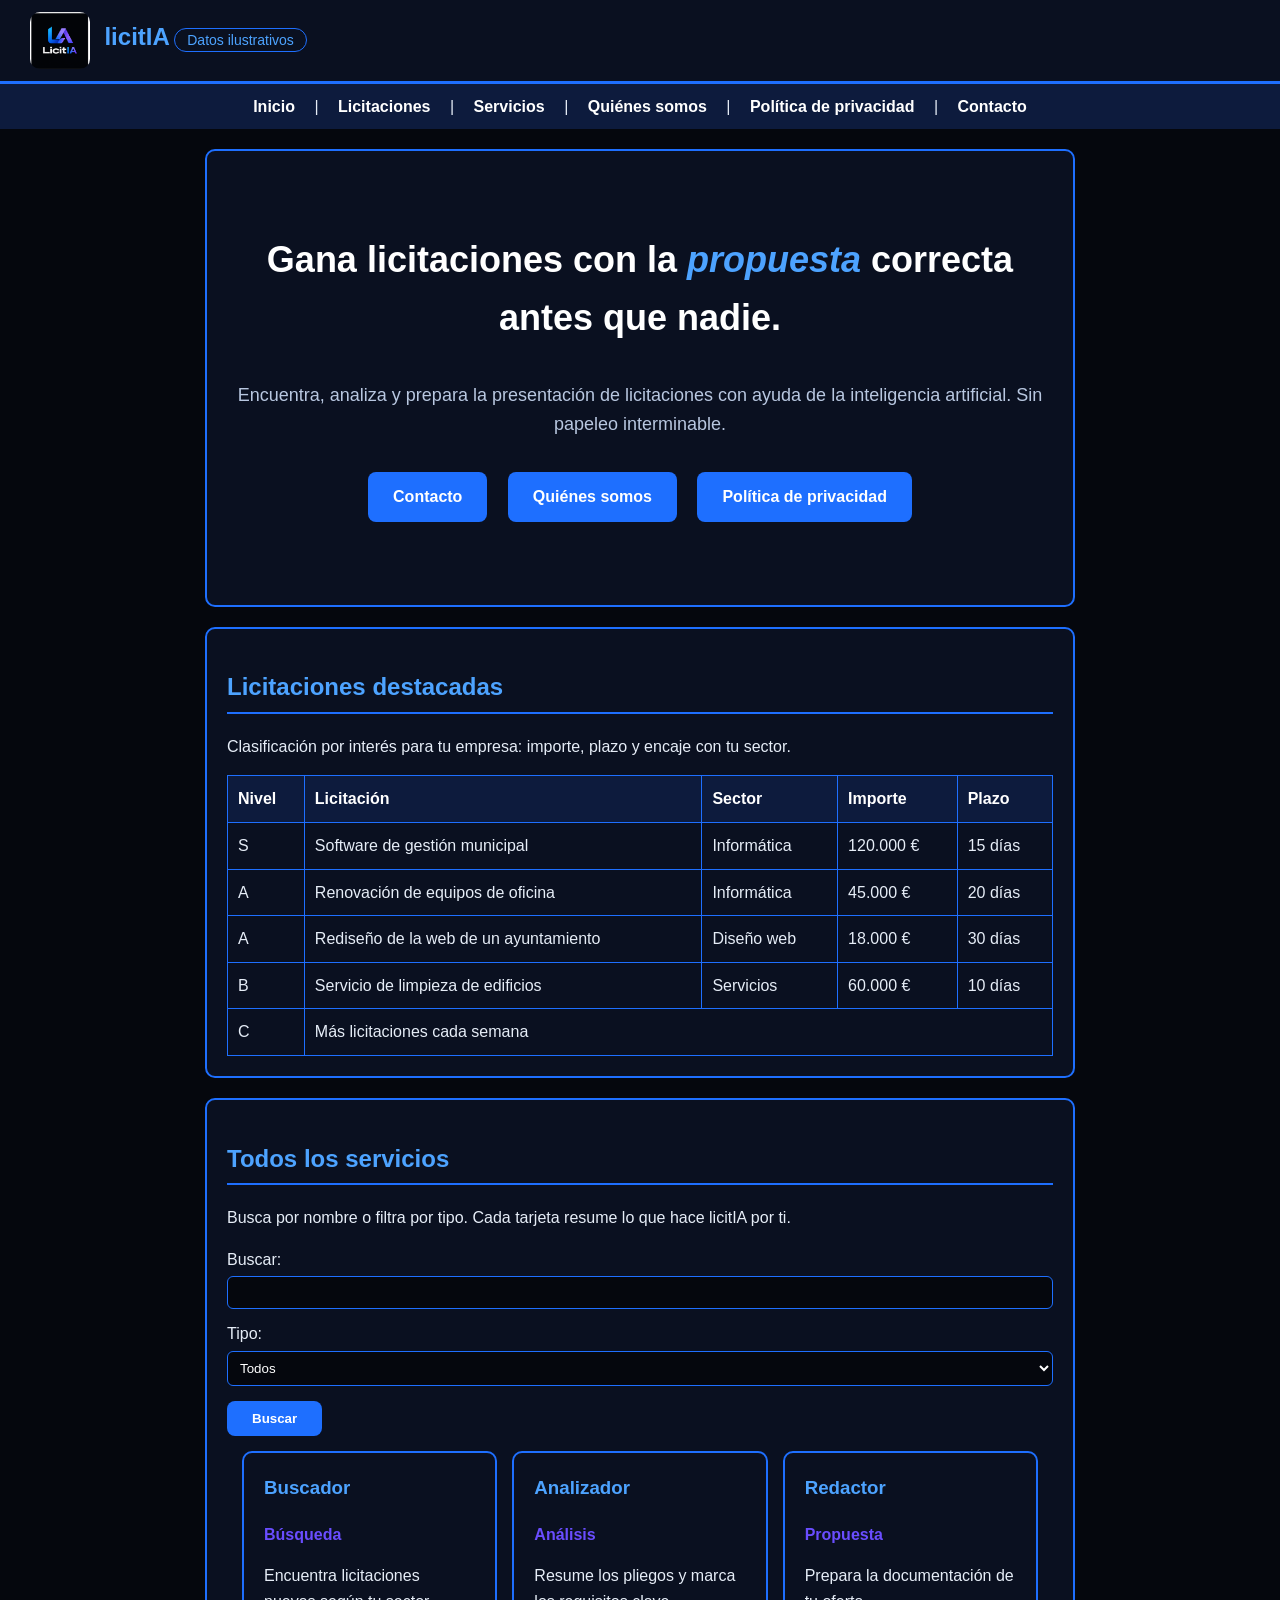
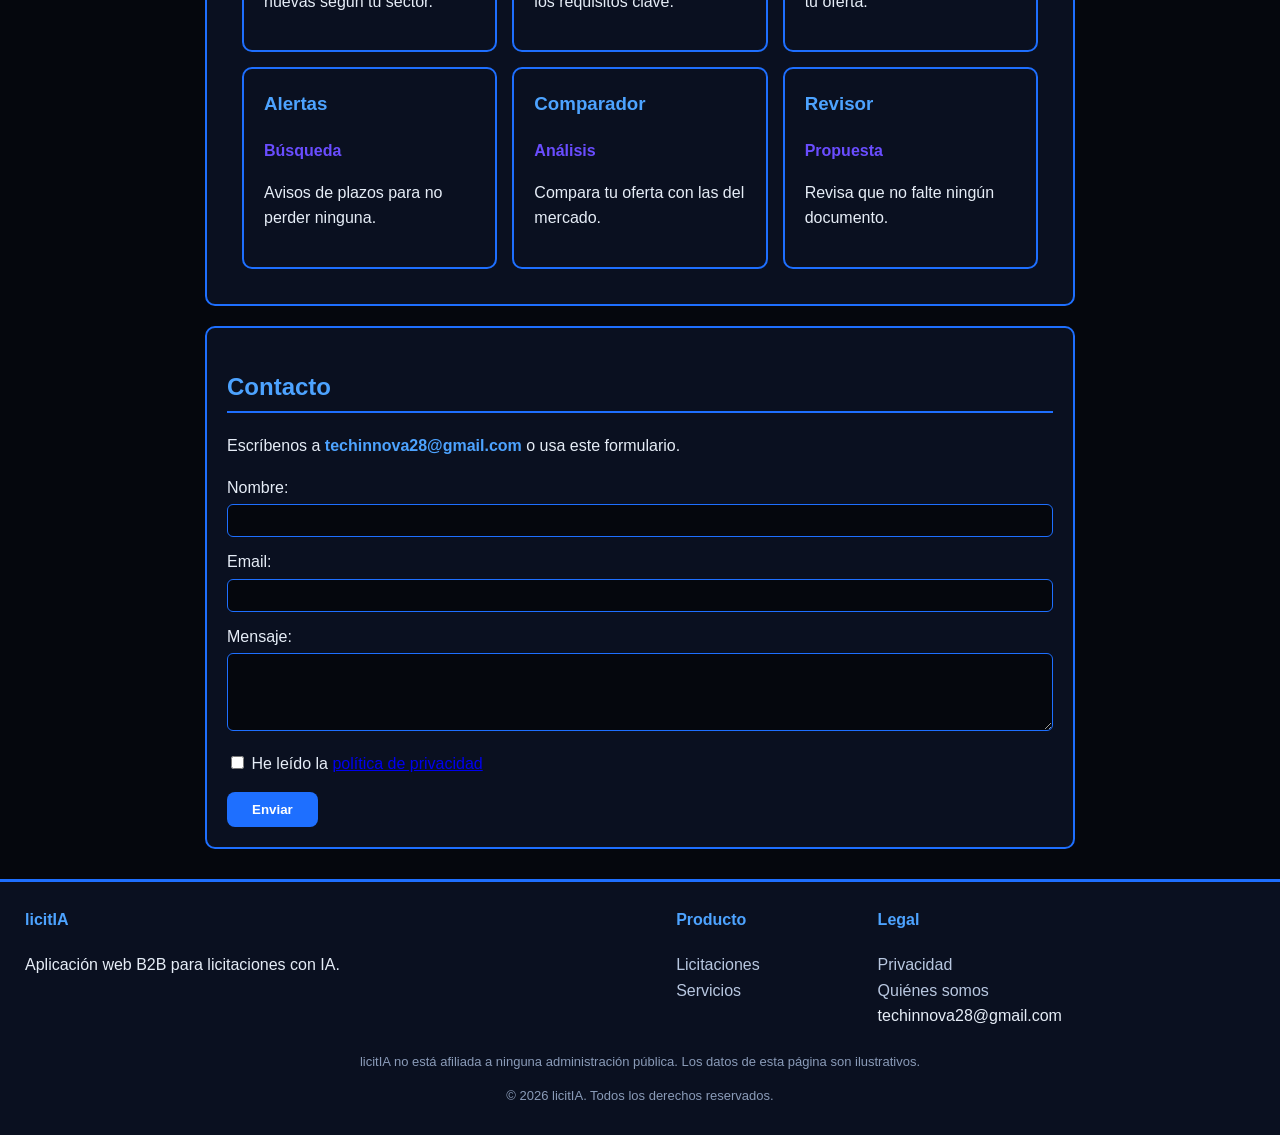
<file: index.html>
<!DOCTYPE html>
<html lang="es">
<head>
    <meta charset="UTF-8">
    <title>licitIA · Licitaciones, análisis y propuestas con IA</title>
    <link rel="stylesheet" href="css/estilos.css">
</head>
<body>
    <header id="cabecera">
        <img src="img/logo.png" alt="Logotipo de licitIA">
        <h1>licitIA</h1>
        <span class="etiqueta">Datos ilustrativos</span>
    </header>

    <nav>
        <a href="index.html">Inicio</a> |
        <a href="#licitaciones">Licitaciones</a> |
        <a href="#servicios">Servicios</a> |
        <a href="quienes-somos.html">Quiénes somos</a> |
        <a href="privacidad.html">Política de privacidad</a> |
        <a href="#contacto">Contacto</a>
    </nav>

    <main>
        <section id="hero" class="caja">
            <h2>Gana licitaciones con la <em>propuesta</em> correcta antes que nadie.</h2>
            <p>Encuentra, analiza y prepara la presentación de licitaciones con ayuda de la inteligencia artificial. Sin papeleo interminable.</p>
            <div class="botones">
                <a class="boton" href="#contacto">Contacto</a>
                <a class="boton" href="quienes-somos.html">Quiénes somos</a>
                <a class="boton" href="privacidad.html">Política de privacidad</a>
            </div>
        </section>

        <section id="licitaciones" class="caja">
            <h2>Licitaciones destacadas</h2>
            <p>Clasificación por interés para tu empresa: importe, plazo y encaje con tu sector.</p>
            <table>
                <tr><th>Nivel</th><th>Licitación</th><th>Sector</th><th>Importe</th><th>Plazo</th></tr>
                <tr><td>S</td><td>Software de gestión municipal</td><td>Informática</td><td>120.000 €</td><td>15 días</td></tr>
                <tr><td>A</td><td>Renovación de equipos de oficina</td><td>Informática</td><td>45.000 €</td><td>20 días</td></tr>
                <tr><td>A</td><td>Rediseño de la web de un ayuntamiento</td><td>Diseño web</td><td>18.000 €</td><td>30 días</td></tr>
                <tr><td>B</td><td>Servicio de limpieza de edificios</td><td>Servicios</td><td>60.000 €</td><td>10 días</td></tr>
                <tr><td>C</td><td colspan="4">Más licitaciones cada semana</td></tr>
            </table>
        </section>

        <section id="servicios" class="caja">
            <h2>Todos los servicios</h2>
            <p>Busca por nombre o filtra por tipo. Cada tarjeta resume lo que hace licitIA por ti.</p>
            <form action="#" method="get">
                <label for="buscar">Buscar:</label>
                <input type="text" id="buscar" name="buscar">
                <label for="tipo">Tipo:</label>
                <select id="tipo" name="tipo">
                    <option value="todos">Todos</option>
                    <option value="busqueda">Búsqueda</option>
                    <option value="analisis">Análisis</option>
                    <option value="propuesta">Propuesta</option>
                </select>
                <button type="submit">Buscar</button>
            </form>

            <table class="rejilla">
                <tr>
                    <td class="tarjeta"><h3>Buscador</h3><p class="rol">Búsqueda</p><p>Encuentra licitaciones nuevas según tu sector.</p></td>
                    <td class="tarjeta"><h3>Analizador</h3><p class="rol">Análisis</p><p>Resume los pliegos y marca los requisitos clave.</p></td>
                    <td class="tarjeta"><h3>Redactor</h3><p class="rol">Propuesta</p><p>Prepara la documentación de tu oferta.</p></td>
                </tr>
                <tr>
                    <td class="tarjeta"><h3>Alertas</h3><p class="rol">Búsqueda</p><p>Avisos de plazos para no perder ninguna.</p></td>
                    <td class="tarjeta"><h3>Comparador</h3><p class="rol">Análisis</p><p>Compara tu oferta con las del mercado.</p></td>
                    <td class="tarjeta"><h3>Revisor</h3><p class="rol">Propuesta</p><p>Revisa que no falte ningún documento.</p></td>
                </tr>
            </table>
        </section>

        <section id="contacto" class="caja">
            <h2>Contacto</h2>
            <p>Escríbenos a <span class="destacado">techinnova28@gmail.com</span> o usa este formulario.</p>
            <form action="mailto:techinnova28@gmail.com" method="post" enctype="text/plain">
                <label for="nombre">Nombre:</label>
                <input type="text" id="nombre" name="nombre" required>
                <label for="email">Email:</label>
                <input type="email" id="email" name="email" required>
                <label for="mensaje">Mensaje:</label>
                <textarea id="mensaje" name="mensaje" rows="4"></textarea>
                <label><input type="checkbox" name="privacidad" value="si" required> He leído la <a href="privacidad.html">política de privacidad</a></label>
                <button type="submit">Enviar</button>
            </form>
        </section>
    </main>

    <footer id="pie">
        <table>
            <tr>
                <th>licitIA</th><th>Producto</th><th>Legal</th>
            </tr>
            <tr>
                <td>Aplicación web B2B para licitaciones con IA.</td>
                <td><a href="#licitaciones">Licitaciones</a><br><a href="#servicios">Servicios</a></td>
                <td><a href="privacidad.html">Privacidad</a><br><a href="quienes-somos.html">Quiénes somos</a><br>techinnova28@gmail.com</td>
            </tr>
        </table>
        <p class="legal">licitIA no está afiliada a ninguna administración pública. Los datos de esta página son ilustrativos.</p>
        <p class="legal">&copy; 2026 licitIA. Todos los derechos reservados.</p>
    </footer>
</body>
</html>
</file>
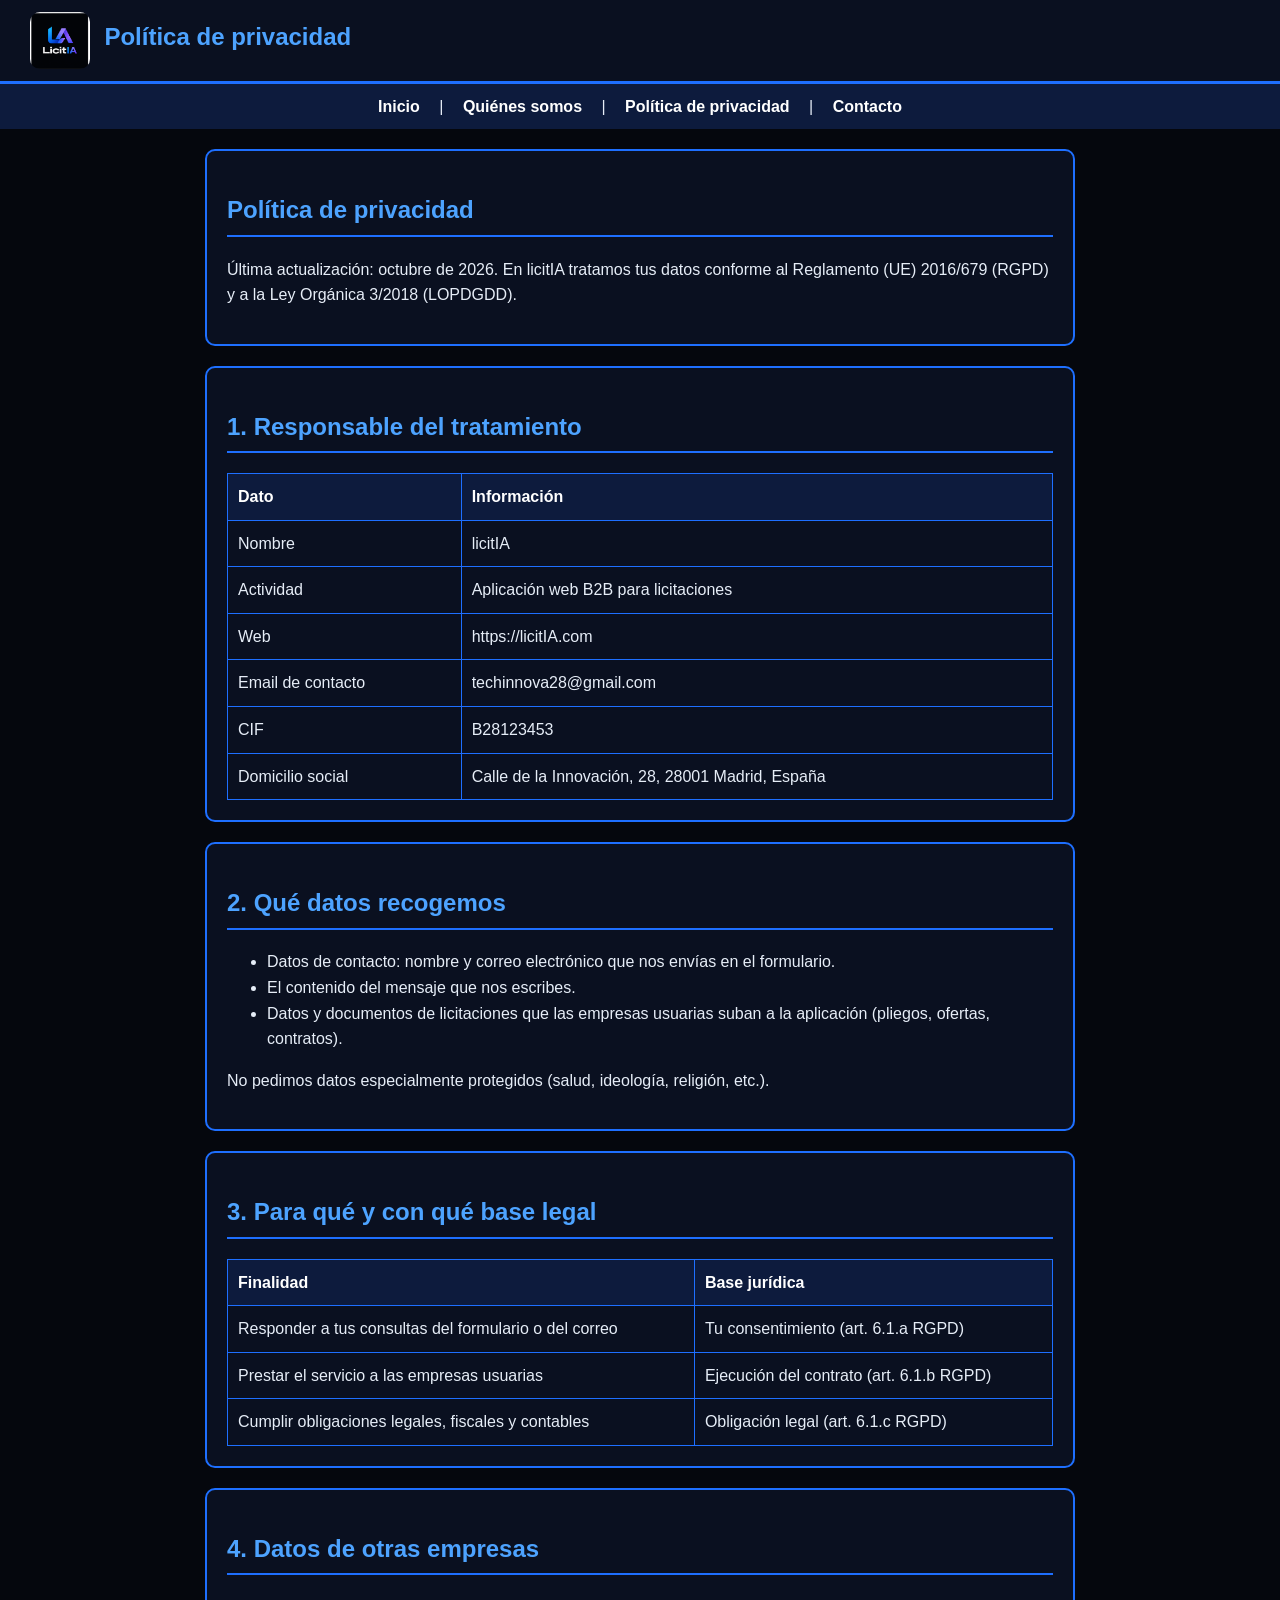
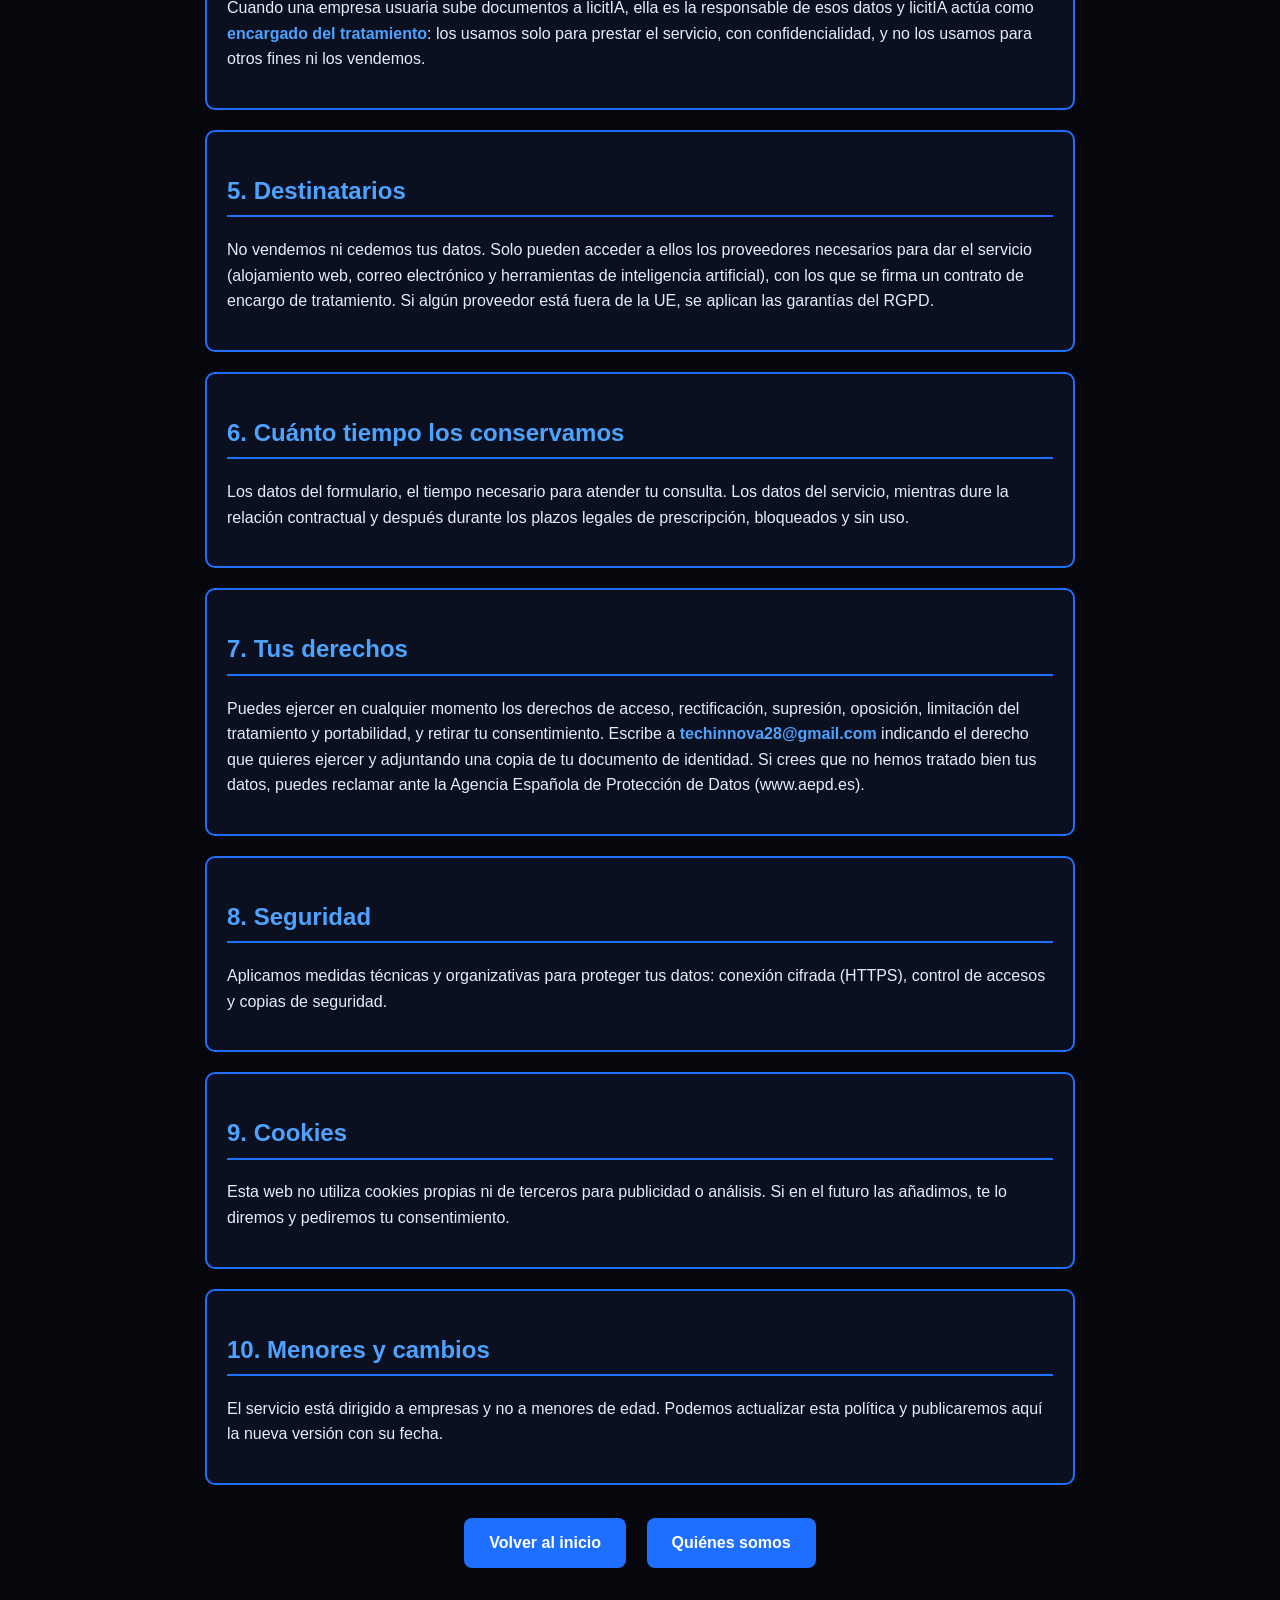
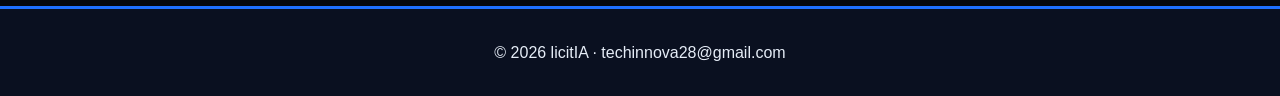
<file: privacidad.html>
<!DOCTYPE html>
<html lang="es">
<head>
    <meta charset="UTF-8">
    <title>Política de privacidad · licitIA</title>
    <link rel="stylesheet" href="css/estilos.css">
</head>
<body>
    <header id="cabecera">
        <img src="img/logo.png" alt="Logotipo de licitIA">
        <h1>Política de privacidad</h1>
    </header>

    <nav>
        <a href="index.html">Inicio</a> |
        <a href="quienes-somos.html">Quiénes somos</a> |
        <a href="privacidad.html">Política de privacidad</a> |
        <a href="index.html#contacto">Contacto</a>
    </nav>

    <main>
        <section class="caja">
            <h2>Política de privacidad</h2>
            <p>Última actualización: octubre de 2026. En licitIA tratamos tus datos conforme al Reglamento (UE) 2016/679 (RGPD) y a la Ley Orgánica 3/2018 (LOPDGDD).</p>
        </section>

        <section class="caja">
            <h2>1. Responsable del tratamiento</h2>
            <table>
                <tr><th>Dato</th><th>Información</th></tr>
                <tr><td>Nombre</td><td>licitIA</td></tr>
                <tr><td>Actividad</td><td>Aplicación web B2B para licitaciones</td></tr>
                <tr><td>Web</td><td>https://licitIA.com</td></tr>
                <tr><td>Email de contacto</td><td>techinnova28@gmail.com</td></tr>
                <tr><td>CIF</td><td>B28123453</td></tr>
                <tr><td>Domicilio social</td><td>Calle de la Innovación, 28, 28001 Madrid, España</td></tr>
            </table>
        </section>

        <section class="caja">
            <h2>2. Qué datos recogemos</h2>
            <ul>
                <li>Datos de contacto: nombre y correo electrónico que nos envías en el formulario.</li>
                <li>El contenido del mensaje que nos escribes.</li>
                <li>Datos y documentos de licitaciones que las empresas usuarias suban a la aplicación (pliegos, ofertas, contratos).</li>
            </ul>
            <p>No pedimos datos especialmente protegidos (salud, ideología, religión, etc.).</p>
        </section>

        <section class="caja">
            <h2>3. Para qué y con qué base legal</h2>
            <table>
                <tr><th>Finalidad</th><th>Base jurídica</th></tr>
                <tr><td>Responder a tus consultas del formulario o del correo</td><td>Tu consentimiento (art. 6.1.a RGPD)</td></tr>
                <tr><td>Prestar el servicio a las empresas usuarias</td><td>Ejecución del contrato (art. 6.1.b RGPD)</td></tr>
                <tr><td>Cumplir obligaciones legales, fiscales y contables</td><td>Obligación legal (art. 6.1.c RGPD)</td></tr>
            </table>
        </section>

        <section class="caja">
            <h2>4. Datos de otras empresas</h2>
            <p>Cuando una empresa usuaria sube documentos a licitIA, ella es la responsable de esos datos y licitIA actúa como <span class="destacado">encargado del tratamiento</span>: los usamos solo para prestar el servicio, con confidencialidad, y no los usamos para otros fines ni los vendemos.</p>
        </section>

        <section class="caja">
            <h2>5. Destinatarios</h2>
            <p>No vendemos ni cedemos tus datos. Solo pueden acceder a ellos los proveedores necesarios para dar el servicio (alojamiento web, correo electrónico y herramientas de inteligencia artificial), con los que se firma un contrato de encargo de tratamiento. Si algún proveedor está fuera de la UE, se aplican las garantías del RGPD.</p>
        </section>

        <section class="caja">
            <h2>6. Cuánto tiempo los conservamos</h2>
            <p>Los datos del formulario, el tiempo necesario para atender tu consulta. Los datos del servicio, mientras dure la relación contractual y después durante los plazos legales de prescripción, bloqueados y sin uso.</p>
        </section>

        <section class="caja">
            <h2>7. Tus derechos</h2>
            <p>Puedes ejercer en cualquier momento los derechos de acceso, rectificación, supresión, oposición, limitación del tratamiento y portabilidad, y retirar tu consentimiento. Escribe a <span class="destacado">techinnova28@gmail.com</span> indicando el derecho que quieres ejercer y adjuntando una copia de tu documento de identidad. Si crees que no hemos tratado bien tus datos, puedes reclamar ante la Agencia Española de Protección de Datos (www.aepd.es).</p>
        </section>

        <section class="caja">
            <h2>8. Seguridad</h2>
            <p>Aplicamos medidas técnicas y organizativas para proteger tus datos: conexión cifrada (HTTPS), control de accesos y copias de seguridad.</p>
        </section>

        <section class="caja">
            <h2>9. Cookies</h2>
            <p>Esta web no utiliza cookies propias ni de terceros para publicidad o análisis. Si en el futuro las añadimos, te lo diremos y pediremos tu consentimiento.</p>
        </section>

        <section class="caja">
            <h2>10. Menores y cambios</h2>
            <p>El servicio está dirigido a empresas y no a menores de edad. Podemos actualizar esta política y publicaremos aquí la nueva versión con su fecha.</p>
        </section>

        <div class="botones">
            <a class="boton" href="index.html">Volver al inicio</a>
            <a class="boton" href="quienes-somos.html">Quiénes somos</a>
        </div>
    </main>

    <footer>
        <p>&copy; 2026 licitIA · techinnova28@gmail.com</p>
    </footer>
</body>
</html>
</file>
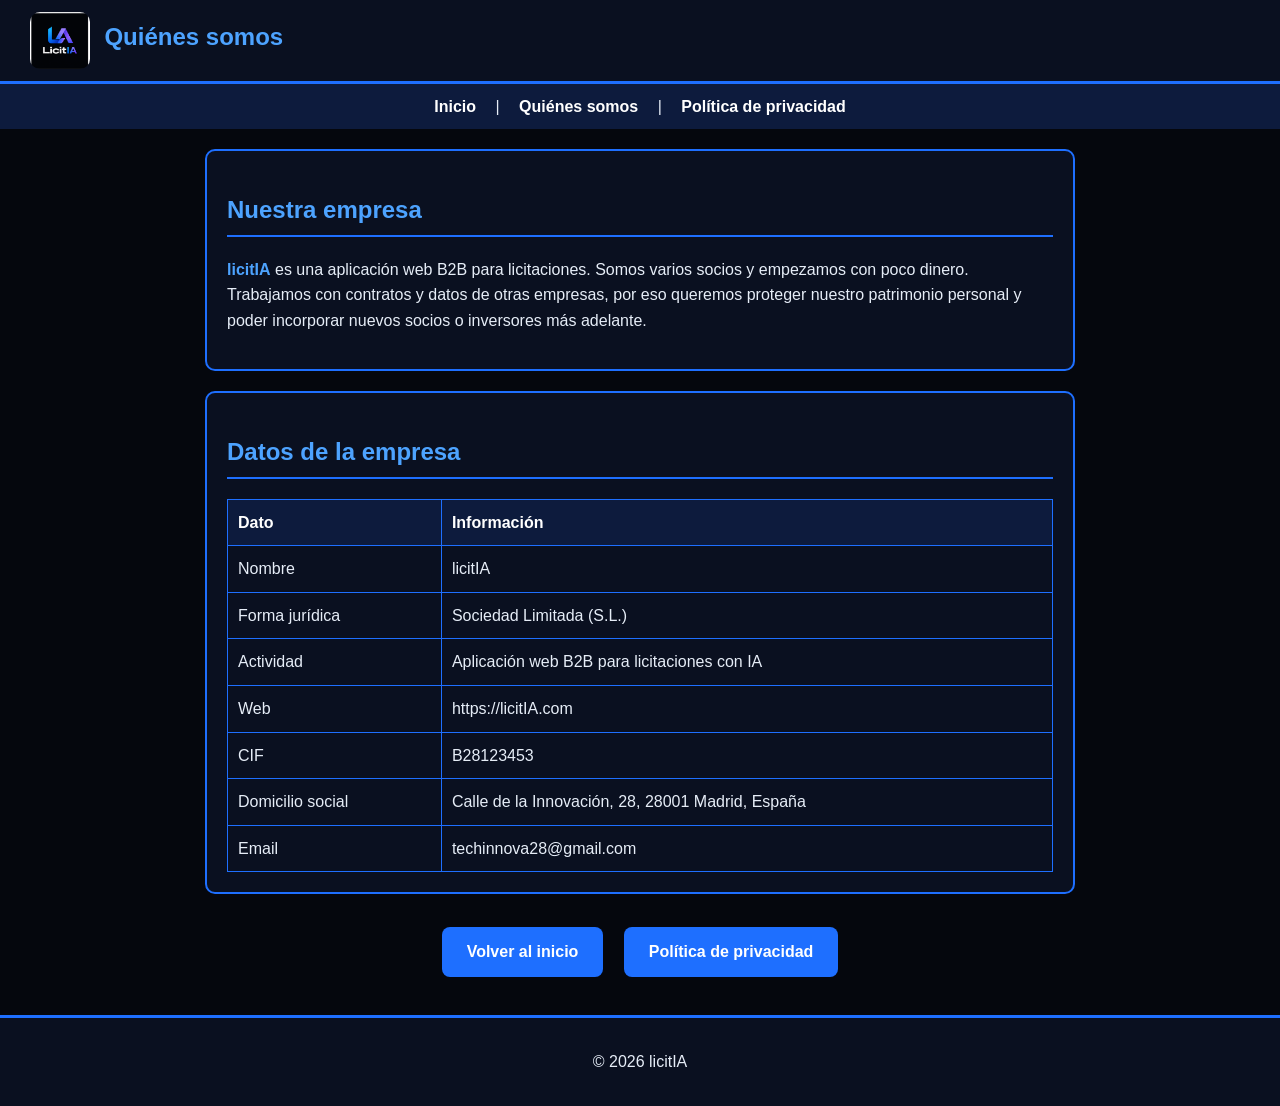
<file: quienes-somos.html>
<!DOCTYPE html>
<html lang="es">
<head>
    <meta charset="UTF-8">
    <title>Quiénes somos · licitIA</title>
    <link rel="stylesheet" href="css/estilos.css">
</head>
<body>
    <header id="cabecera">
        <img src="img/logo.png" alt="Logotipo de licitIA">
        <h1>Quiénes somos</h1>
    </header>

    <nav>
        <a href="index.html">Inicio</a> |
        <a href="quienes-somos.html">Quiénes somos</a> |
        <a href="privacidad.html">Política de privacidad</a>
    </nav>

    <main>
        <section class="caja">
            <h2>Nuestra empresa</h2>
            <p><span class="destacado">licitIA</span> es una aplicación web B2B para licitaciones. Somos varios socios y empezamos con poco dinero. Trabajamos con contratos y datos de otras empresas, por eso queremos proteger nuestro patrimonio personal y poder incorporar nuevos socios o inversores más adelante.</p>
        </section>

        <section class="caja">
            <h2>Datos de la empresa</h2>
            <table>
                <tr><th>Dato</th><th>Información</th></tr>
                <tr><td>Nombre</td><td>licitIA</td></tr>
                <tr><td>Forma jurídica</td><td>Sociedad Limitada (S.L.)</td></tr>
                <tr><td>Actividad</td><td>Aplicación web B2B para licitaciones con IA</td></tr>
                <tr><td>Web</td><td>https://licitIA.com</td></tr>
                <tr><td>CIF</td><td>B28123453</td></tr>
                <tr><td>Domicilio social</td><td>Calle de la Innovación, 28, 28001 Madrid, España</td></tr>
                <tr><td>Email</td><td>techinnova28@gmail.com</td></tr>
            </table>
        </section>

        <div class="botones">
            <a class="boton" href="index.html">Volver al inicio</a>
            <a class="boton" href="privacidad.html">Política de privacidad</a>
        </div>
    </main>

    <footer>
        <p>&copy; 2026 licitIA</p>
    </footer>
</body>
</html>
</file>
<file: css/estilos.css>
/* Modelo de caja: el width incluye padding y borde */
* { box-sizing: border-box; }

body {
    font-family: Arial, sans-serif;
    font-size: 16px;
    color: #e6edf7;
    background-color: #05070d;
    margin: 0;
    line-height: 1.6;
}

/* Cabecera y menú */
#cabecera {
    background-color: #0a1020;
    border-bottom: 3px solid #1e6fff;
    padding: 20px;
    text-align: center;
}
#cabecera img { width: 120px; border-radius: 10px; }
#cabecera h1 { color: #4da3ff; margin: 10px 0 0; }

nav { background-color: #0d1b3d; text-align: center; padding: 10px; }
nav a { color: #ffffff; text-decoration: none; margin: 0 15px; font-weight: bold; }
nav a:hover { color: #4da3ff; }

/* Contenido */
main { width: 900px; max-width: 100%; margin: 20px auto; padding: 0 15px; }
h2 { color: #4da3ff; border-bottom: 2px solid #1e6fff; padding-bottom: 5px; }

.caja {
    width: 100%;
    padding: 20px;
    border: 2px solid #1e6fff;
    border-radius: 10px;
    margin: 20px auto;
    background-color: #0a1020;
}
.destacado { color: rgb(77, 163, 255); font-weight: bold; }

/* Botones */
.botones { text-align: center; margin: 25px 0; }
.boton {
    display: inline-block;
    background-color: #1e6fff;
    color: #ffffff;
    padding: 12px 25px;
    margin: 8px;
    border-radius: 8px;
    text-decoration: none;
    font-weight: bold;
}
.boton:hover { background-color: #6a4dff; }

/* Tabla */
table { width: 100%; border-collapse: collapse; }
th { background-color: #0d1b3d; color: #ffffff; }
th, td { border: 1px solid #1e6fff; padding: 10px; text-align: left; }

/* Formulario */
form label { display: block; margin-top: 12px; }
form input, form select, form textarea {
    width: 100%; padding: 8px; margin-top: 4px;
    background-color: #05070d; color: #ffffff;
    border: 1px solid #1e6fff; border-radius: 6px;
}
form input[type="checkbox"] { width: auto; }
form button {
    margin-top: 15px; padding: 10px 25px; border: none; border-radius: 8px;
    background-color: #1e6fff; color: #ffffff; font-weight: bold; cursor: pointer;
}
form button:hover { background-color: #6a4dff; }

footer { background-color: #0a1020; border-top: 3px solid #1e6fff; text-align: center; padding: 15px; margin-top: 30px; }
footer a { color: #4da3ff; }

/* ---------- Estilo tipo GrietaMeta (solo cosas vistas en clase) ---------- */
#cabecera { text-align: left; padding: 12px 30px; }
#cabecera img { width: 60px; vertical-align: middle; }
#cabecera h1 { display: inline; font-size: 24px; margin-left: 10px; }
.etiqueta { color: #4da3ff; font-size: 14px; border: 1px solid #1e6fff; border-radius: 20px; padding: 3px 12px; }

#hero { text-align: center; padding: 50px 20px; margin: 20px auto; }
#hero h2 { font-size: 36px; border-bottom: none; color: #ffffff; }
#hero em { color: #4da3ff; }
#hero p { font-size: 18px; color: #b8c7e0; }

.rejilla { border-collapse: separate; border-spacing: 15px; }
.rejilla td.tarjeta { width: 33%; border: 2px solid #1e6fff; border-radius: 10px; background-color: #0a1020; padding: 20px; vertical-align: top; }
.rejilla td.tarjeta:hover { border-color: #6a4dff; }
.rejilla h3 { color: #4da3ff; margin-top: 0; }
.rol { color: #6a4dff; font-weight: bold; }

.plan { text-align: center; border: 2px solid #6a4dff; }
.precio { font-size: 32px; color: #ffffff; font-weight: bold; }

.legal { font-size: 13px; color: #8a9bb8; }
#pie table { width: 100%; border: none; }
#pie th, #pie td { border: none; background-color: transparent; vertical-align: top; text-align: left; }
#pie th { color: #4da3ff; }
#pie a { color: #b8c7e0; text-decoration: none; }
#pie a:hover { color: #ffffff; }
</file>
